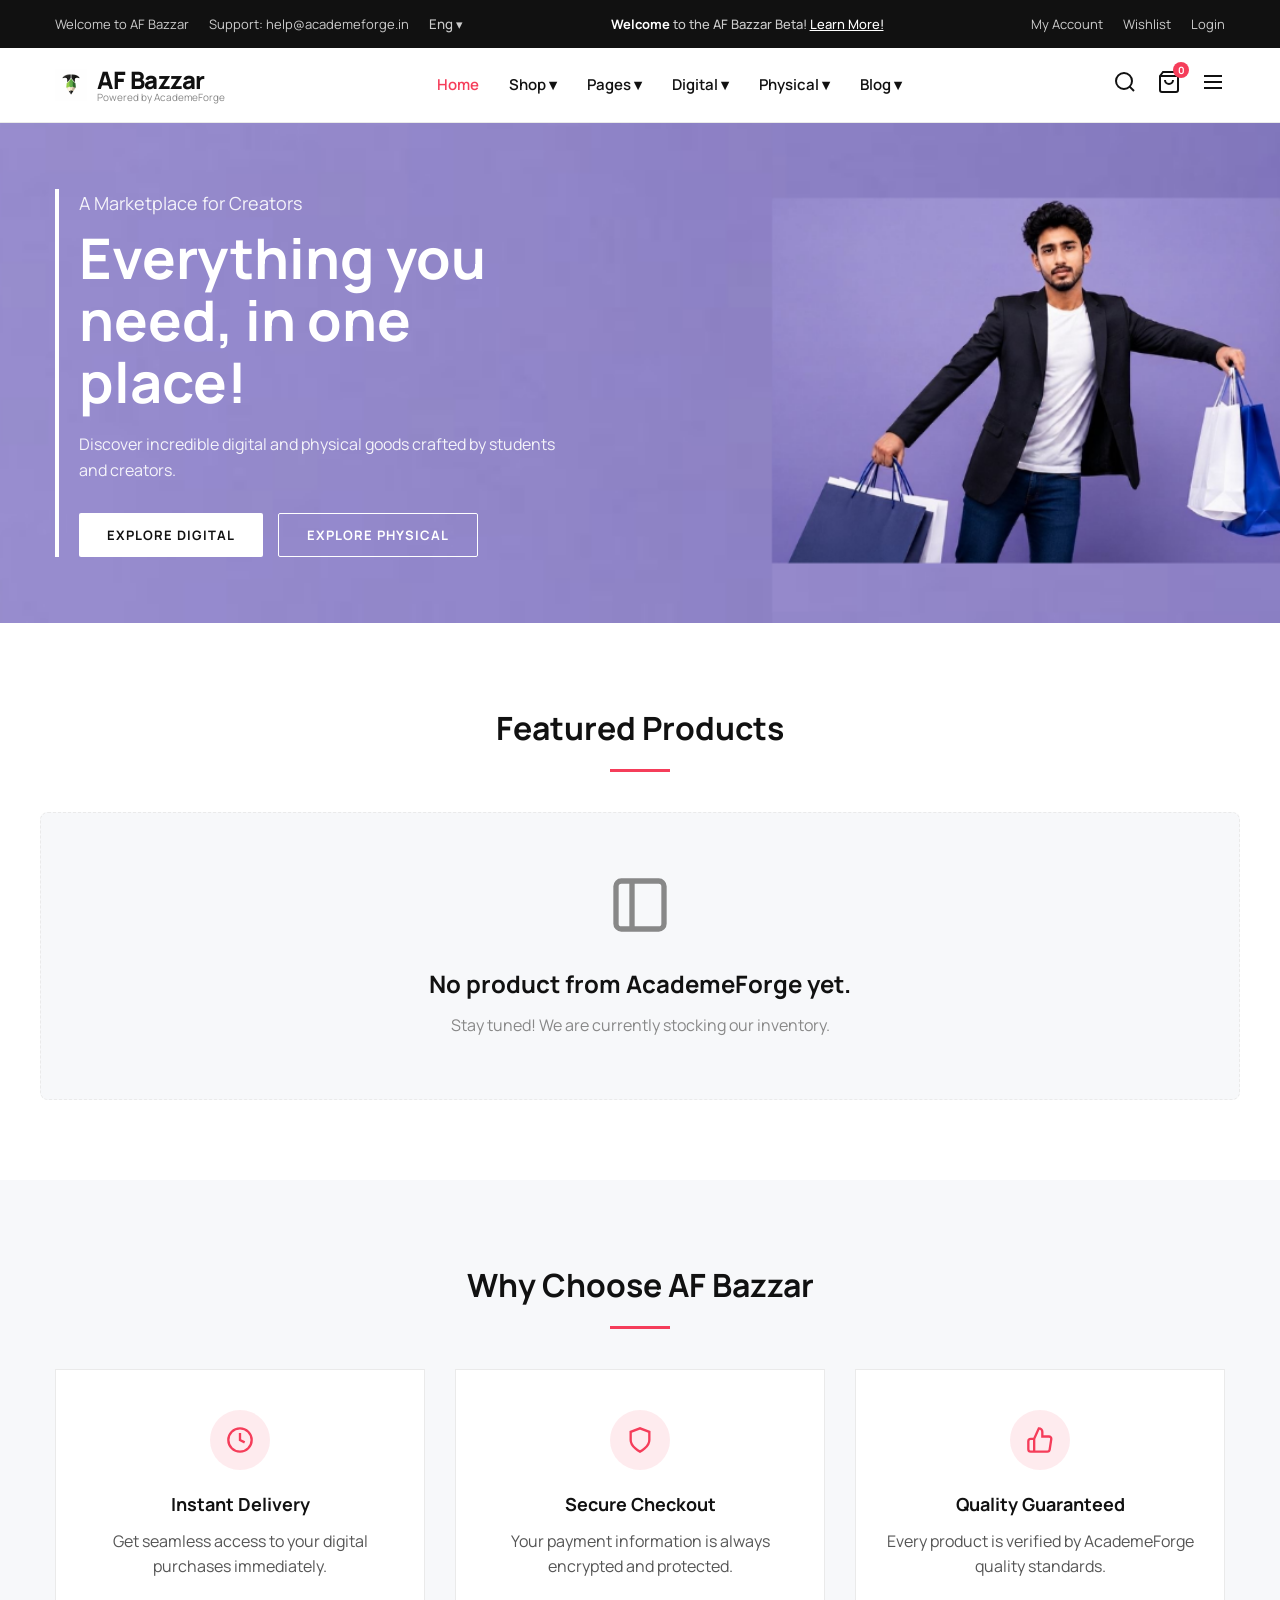
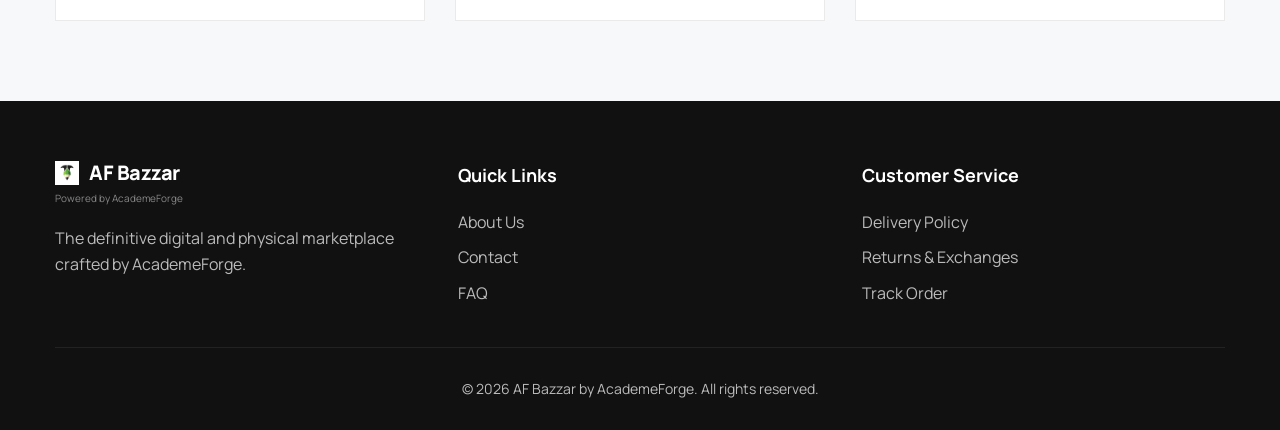
<file: index.html>
<!DOCTYPE html>
<html lang="en">
<head>

  <meta charset="UTF-8" />
  <meta name="viewport" content="width=device-width, initial-scale=1, viewport-fit=cover" />
  <meta name="theme-color" content="#080b09" />
  <meta
    name="description"
    content="AF Bazzar, a marketplace by AcademeForge, is being forged for students, creators, educators and developers. Launching soon."
  />
  <meta
    name="keywords"
    content="AF Bazzar, AcademeForge marketplace, student marketplace, creators, educators, developers, academeforge bazzar"
  />
  <meta name="author" content="AcademeForge" />
  <meta name="robots" content="index, follow" />
  <meta name="googlebot" content="index, follow" />
  <link rel="canonical" href="https://bazzar.academeforge.in/" />
 
  <title>AF Bazzar — Coming Soon | AcademeForge</title>
 
  <!-- hreflang -->
  <link rel="alternate" hreflang="en" href="https://bazzar.academeforge.in/" />
  <link rel="alternate" hreflang="x-default" href="https://bazzar.academeforge.in/" />
 
  <!-- Open Graph -->
  <meta property="og:type" content="website" />
  <meta property="og:site_name" content="AF Bazzar — AcademeForge" />
  <meta property="og:title" content="AF Bazzar — Coming Soon | AcademeForge" />
  <meta property="og:description" content="AF Bazzar, a marketplace by AcademeForge, is being forged for students, creators, educators and developers. Launching soon." />
  <meta property="og:url" content="https://bazzar.academeforge.in/" />
  <meta property="og:image" content="https://academeforge.in/IMG/og-bazzar.webp" />
  <meta property="og:image:type" content="image/webp" />
  <meta property="og:image:width" content="1200" />
  <meta property="og:image:height" content="630" />
  <meta property="og:image:alt" content="AF Bazzar by AcademeForge — Student Marketplace" />
  <meta property="og:locale" content="en_US" />
  <meta property="og:locale:alternate" content="en_IN" />
 
  <!-- Twitter Card -->
  <meta name="twitter:card" content="summary_large_image" />
  <meta name="twitter:site" content="@AcademeForge" />
  <meta name="twitter:title" content="AF Bazzar — Coming Soon | AcademeForge" />
  <meta name="twitter:description" content="AF Bazzar, a marketplace by AcademeForge, is being forged for students, creators, educators and developers." />
  <meta name="twitter:image" content="https://academeforge.in/IMG/og-bazzar.webp" />
  <meta name="twitter:image:alt" content="AF Bazzar by AcademeForge" />
 
  <!-- PWA -->
  <link rel="manifest" href="manifest.json" />
  <meta name="mobile-web-app-capable" content="yes" />
  <meta name="apple-mobile-web-app-capable" content="yes" />
  <meta name="apple-mobile-web-app-status-bar-style" content="black-translucent" />
  <meta name="apple-mobile-web-app-title" content="AF Bazzar" />
  <link rel="apple-touch-icon" href="https://academeforge.in/IMG/logo.png" />
  <meta name="msapplication-TileColor" content="#080b09" />
  <meta name="msapplication-TileImage" content="https://academeforge.in/IMG/logo.png" />
  <meta name="application-name" content="AF Bazzar" />
  <link rel="icon" type="image/png" href="https://academeforge.in/IMG/logo.png" />
 
  <!-- Dublin Core -->
  <meta name="DC.title" content="AF Bazzar — AcademeForge Marketplace" />
  <meta name="DC.creator" content="AcademeForge" />
  <meta name="DC.description" content="A next-generation marketplace for students, creators, educators, and developers." />
  <meta name="DC.publisher" content="AcademeForge" />
  <meta name="geo.region" content="US, GB, IN" />
  <meta name="geo.placename" content="Global" />
  <meta name="distribution" content="global" />
  <meta name="coverage" content="Worldwide, US, UK, India" />
 
  <!-- Fonts -->
  <link rel="preconnect" href="https://fonts.googleapis.com" />
  <link rel="preconnect" href="https://fonts.gstatic.com" crossorigin />
  <link href="https://fonts.googleapis.com/css2?family=Fraunces:opsz,wght@9..144,300;9..144,400;9..144,500;9..144,600;9..144,700&family=Manrope:wght@300;400;500;600;700;800&family=JetBrains+Mono:wght@400;500&display=swap" rel="stylesheet">
  <link
    href="https://fonts.googleapis.com/css2?family=Inter:wght@400;500;600;700&family=Space+Grotesk:wght@400;500;600;700&family=Space+Mono:wght@400;700&display=swap"
    rel="stylesheet"
  />
 
  <!-- ===== STRUCTURED DATA ===== -->
 
  <!-- WebSite schema with SearchAction -->
  <script type="application/ld+json">
  {
    "@context": "https://schema.org",
    "@type": "WebSite",
    "name": "AF Bazzar — AcademeForge",
    "url": "https://bazzar.academeforge.in/",
    "potentialAction": {
      "@type": "SearchAction",
      "target": "https://bazzar.academeforge.in/?q={search_term_string}",
      "query-input": "required name={search_term_string}"
    }
  }
  </script>
 
  <!-- WebPage schema -->
  <script type="application/ld+json">
  {
    "@context": "https://schema.org",
    "@type": "WebPage",
    "name": "AF Bazzar — Coming Soon | AcademeForge",
    "url": "https://bazzar.academeforge.in/",
    "description": "AF Bazzar, a marketplace by AcademeForge, is being forged for students, creators, educators and developers.",
    "inLanguage": "en",
    "isPartOf": {
      "@type": "WebSite",
      "name": "AcademeForge",
      "url": "https://academeforge.in/"
    },
    "publisher": {
      "@type": "Organization",
      "name": "AcademeForge",
      "url": "https://academeforge.in/"
    },
    "breadcrumb": {
      "@type": "BreadcrumbList",
      "itemListElement": [
        {"@type": "ListItem", "position": 1, "name": "AcademeForge", "item": "https://academeforge.in/"},
        {"@type": "ListItem", "position": 2, "name": "AF Bazzar", "item": "https://bazzar.academeforge.in/"}
      ]
    }
  }
  </script>
 
  <!-- FAQPage schema for rich results -->
  <script type="application/ld+json">
  {
    "@context": "https://schema.org",
    "@type": "FAQPage",
    "mainEntity": [
      {
        "@type": "Question",
        "name": "What is AF Bazzar?",
        "acceptedAnswer": {
          "@type": "Answer",
          "text": "AF Bazzar is an upcoming marketplace by AcademeForge designed for students, creators, educators, and developers to share and discover resources."
        }
      },
      {
        "@type": "Question",
        "name": "Who made AF Bazzar?",
        "acceptedAnswer": {
          "@type": "Answer",
          "text": "AF Bazzar is developed and maintained by AcademeForge, a global student learning technology platform."
        }
      }
    ]
  }
  </script>

  <link rel="stylesheet" href="style.css">
  <script src="lang.js" defer></script>
  <script src="script.js" defer></script>
</head>
<body>

  <!-- TOP BAR -->
  <div class="top-bar">
    <div class="container">
      <div class="top-left">
        <span data-i18n="welcome_msg">Welcome to AF Bazzar</span>
        <span data-i18n="support_msg">Support: help@academeforge.in</span>
        <div class="lang-selector" style="position:relative; display:inline-block;">
           <button class="lang-switcher" style="color:inherit" id="current-lang-text">Eng ▾</button>
           <div class="lang-dropdown">
              <a href="#" class="lang-option" data-lang="en">English</a>
              <a href="#" class="lang-option" data-lang="hi">हिंदी</a>
           </div>
        </div>
      </div>
      <div class="top-center">
        <strong data-i18n="promo_welcome">Welcome</strong> <span data-i18n="promo_beta">to the AF Bazzar Beta!</span> <a href="#" class="not-ready-btn" style="color:white;text-decoration:underline;" data-i18n="promo_link">Learn More!</a>
      </div>
      <div class="top-right">
        <a href="#" class="not-ready-btn" data-i18n="my_account">My Account</a>
        <a href="#" class="not-ready-btn" data-i18n="wishlist">Wishlist</a>
        <a href="#" class="not-ready-btn" data-i18n="login">Login</a>
      </div>
    </div>
  </div>

  <!-- HEADER NAV -->
  <header class="header">
    <div class="container">
      <a href="https://academeforge.in/" class="brand-link" style="text-decoration: none;">
        <div class="brand">
          <img src="IMG/logo.png" alt="AF Bazzar Logo">
          <div style="display:flex; flex-direction:column;">
            <div class="brand-name">AF Bazzar</div>
            <span style="font-size: 10px; color: var(--text-light); line-height: 1;" data-i18n="powered_by">Powered by AcademeForge</span>
          </div>
        </div>
      </a>
      <nav class="nav-links">
        <a href="#" class="active" data-i18n="nav_home">Home</a>
        <a href="#" class="not-ready-btn" data-i18n="nav_shop">Shop ▾</a>
        <a href="#" class="not-ready-btn" data-i18n="nav_pages">Pages ▾</a>
        <a href="#" class="not-ready-btn" data-i18n="nav_digital">Digital ▾</a>
        <a href="#" class="not-ready-btn" data-i18n="nav_physical">Physical ▾</a>
        <a href="#" class="not-ready-btn" data-i18n="nav_blog">Blog ▾</a>
      </nav>
      <div class="header-icons">
        <button class="not-ready-btn">
          <svg width="24" height="24" viewBox="0 0 24 24" fill="none" stroke="currentColor" stroke-width="2"><circle cx="11" cy="11" r="8"></circle><line x1="21" y1="21" x2="16.65" y2="16.65"></line></svg>
        </button>
        <button class="not-ready-btn cart-btn">
          <svg width="24" height="24" viewBox="0 0 24 24" fill="none" stroke="currentColor" stroke-width="2"><path d="M6 2L3 6v14a2 2 0 0 0 2 2h14a2 2 0 0 0 2-2V6l-3-4z"></path><line x1="3" y1="6" x2="21" y2="6"></line><path d="M16 10a4 4 0 0 1-8 0"></path></svg>
          <span class="badge">0</span>
        </button>
        <button class="not-ready-btn">
          <svg width="24" height="24" viewBox="0 0 24 24" fill="none" stroke="currentColor" stroke-width="2"><line x1="3" y1="12" x2="21" y2="12"></line><line x1="3" y1="6" x2="21" y2="6"></line><line x1="3" y1="18" x2="21" y2="18"></line></svg>
        </button>
      </div>
    </div>
  </header>

  <!-- HERO BANNER -->
  <section class="hero">
    <div class="hero-bg"></div>
    <div class="container">
      <div class="hero-content">
        <div class="subtitle" data-i18n="hero_subtitle">A Marketplace for Creators</div>
        <h1 data-i18n="hero_title">Everything you need, in one place!</h1>
        <p data-i18n="hero_desc">Discover incredible digital and physical goods crafted by students and creators.</p>
        <div class="hero-actions">
          <button class="btn not-ready-btn" style="background:var(--white); color:var(--dark);" data-i18n="btn_explore_digital">Explore Digital</button>
          <button class="btn btn-white-outline not-ready-btn" data-i18n="btn_explore_physical">Explore Physical</button>
        </div>
      </div>
    </div>
  </section>

  <!-- PRODUCTS SECTION -->
  <section class="section container">
    <div class="section-header">
      <h2 data-i18n="feat_prod_title">Featured Products</h2>
      <div class="line"></div>
    </div>
    <div class="empty-state">
      <svg viewBox="0 0 24 24" fill="none" stroke="currentColor" stroke-width="2"><rect x="3" y="3" width="18" height="18" rx="2" ry="2"></rect><line x1="9" y1="3" x2="9" y2="21"></line></svg>
      <h3 data-i18n="empty_state_title">No product from AcademeForge yet.</h3>
      <p data-i18n="empty_state_desc">Stay tuned! We are currently stocking our inventory.</p>
    </div>
  </section>

  <!-- FEATURES SECTION -->
  <section class="section" style="background: var(--bg-light);">
    <div class="container">
      <div class="section-header">
        <h2 data-i18n="why_choose_title">Why Choose AF Bazzar</h2>
        <div class="line"></div>
      </div>
      <div class="features-grid">
        <div class="feature-card">
          <div class="feature-icon">
             <svg viewBox="0 0 24 24" fill="none" stroke="currentColor" stroke-width="2"><circle cx="12" cy="12" r="10"></circle><polyline points="12 6 12 12 16 14"></polyline></svg>
          </div>
          <h3 data-i18n="feat_1_title">Instant Delivery</h3>
          <p data-i18n="feat_1_desc">Get seamless access to your digital purchases immediately.</p>
        </div>
        <div class="feature-card">
          <div class="feature-icon">
            <svg viewBox="0 0 24 24" fill="none" stroke="currentColor" stroke-width="2"><path d="M12 22s8-4 8-10V5l-8-3-8 3v7c0 6 8 10 8 10z"></path></svg>
          </div>
          <h3 data-i18n="feat_2_title">Secure Checkout</h3>
          <p data-i18n="feat_2_desc">Your payment information is always encrypted and protected.</p>
        </div>
        <div class="feature-card">
          <div class="feature-icon">
            <svg viewBox="0 0 24 24" fill="none" stroke="currentColor" stroke-width="2"><path d="M14 9V5a3 3 0 0 0-3-3l-4 9v11h11.28a2 2 0 0 0 2-1.7l1.38-9a2 2 0 0 0-2-2.3zM7 22H4a2 2 0 0 1-2-2v-7a2 2 0 0 1 2-2h3"></path></svg>
          </div>
          <h3 data-i18n="feat_3_title">Quality Guaranteed</h3>
          <p data-i18n="feat_3_desc">Every product is verified by AcademeForge quality standards.</p>
        </div>
      </div>
    </div>
  </section>

  <!-- FOOTER -->
  <footer>
    <div class="container">
      <div class="footer-grid">
        <div class="footer-col">
          <a href="https://academeforge.in/" style="text-decoration: none;">
            <div class="brand" style="margin-bottom: 5px;">
              <img src="IMG/logo.png" alt="AF Bazzar Logo" style="width:24px;height:24px;">
              <div class="brand-name" style="color:var(--white);font-size:20px;">AF Bazzar</div>
            </div>
            <div style="font-size: 10px; color: #888; margin-bottom: 20px;" data-i18n="powered_by">Powered by AcademeForge</div>
          </a>
          <p data-i18n="footer_desc">The definitive digital and physical marketplace crafted by AcademeForge.</p>
        </div>
        <div class="footer-col">
          <h4 data-i18n="quick_links">Quick Links</h4>
          <ul>
            <li><a href="https://academeforge.in/about/how-its-going/index.html" data-i18n="about_us">About Us</a></li>
            <li><a href="https://academeforge.in/contact/help/index.html" data-i18n="contact">Contact</a></li>
            <li><a href="https://academeforge.in/faq/index.html" data-i18n="faq">FAQ</a></li>
          </ul>
        </div>
        <div class="footer-col">
          <h4 data-i18n="customer_service">Customer Service</h4>
          <ul>
            <li><a href="delivery-policy.html" data-i18n="delivery_policy">Delivery Policy</a></li>
            <li><a href="delivery-policy.html" data-i18n="returns_exchanges">Returns & Exchanges</a></li>
            <li><a href="#" class="not-ready-btn" data-i18n="track_order">Track Order</a></li>
          </ul>
        </div>
      </div>
      <div class="footer-bottom" data-i18n="copyright">
        &copy; 2026 AF Bazzar by AcademeForge. All rights reserved.
      </div>
    </div>
  </footer>

  <!-- UNIVERSAL MODAL -->
  <div class="modal-overlay" id="cookingModal">
    <div class="modal-content">
      <div class="modal-icon">
        <svg viewBox="0 0 24 24" fill="none" stroke="currentColor" stroke-width="2"><path d="M18 8h1a4 4 0 0 1 0 8h-1"></path><path d="M2 8h16v9a4 4 0 0 1-4 4H6a4 4 0 0 1-4-4V8z"></path><line x1="6" y1="1" x2="6" y2="4"></line><line x1="10" y1="1" x2="10" y2="4"></line><line x1="14" y1="1" x2="14" y2="4"></line></svg>
      </div>
      <h3 data-i18n="modal_title">We're still cooking!</h3>
      <p data-i18n="modal_desc">We are still cooking for you, stay tuned.</p>
      <button class="btn-red" id="closeModalBtn" data-i18n="modal_ok">OK</button>
    </div>
  </div>

</body>
</html>
</file>
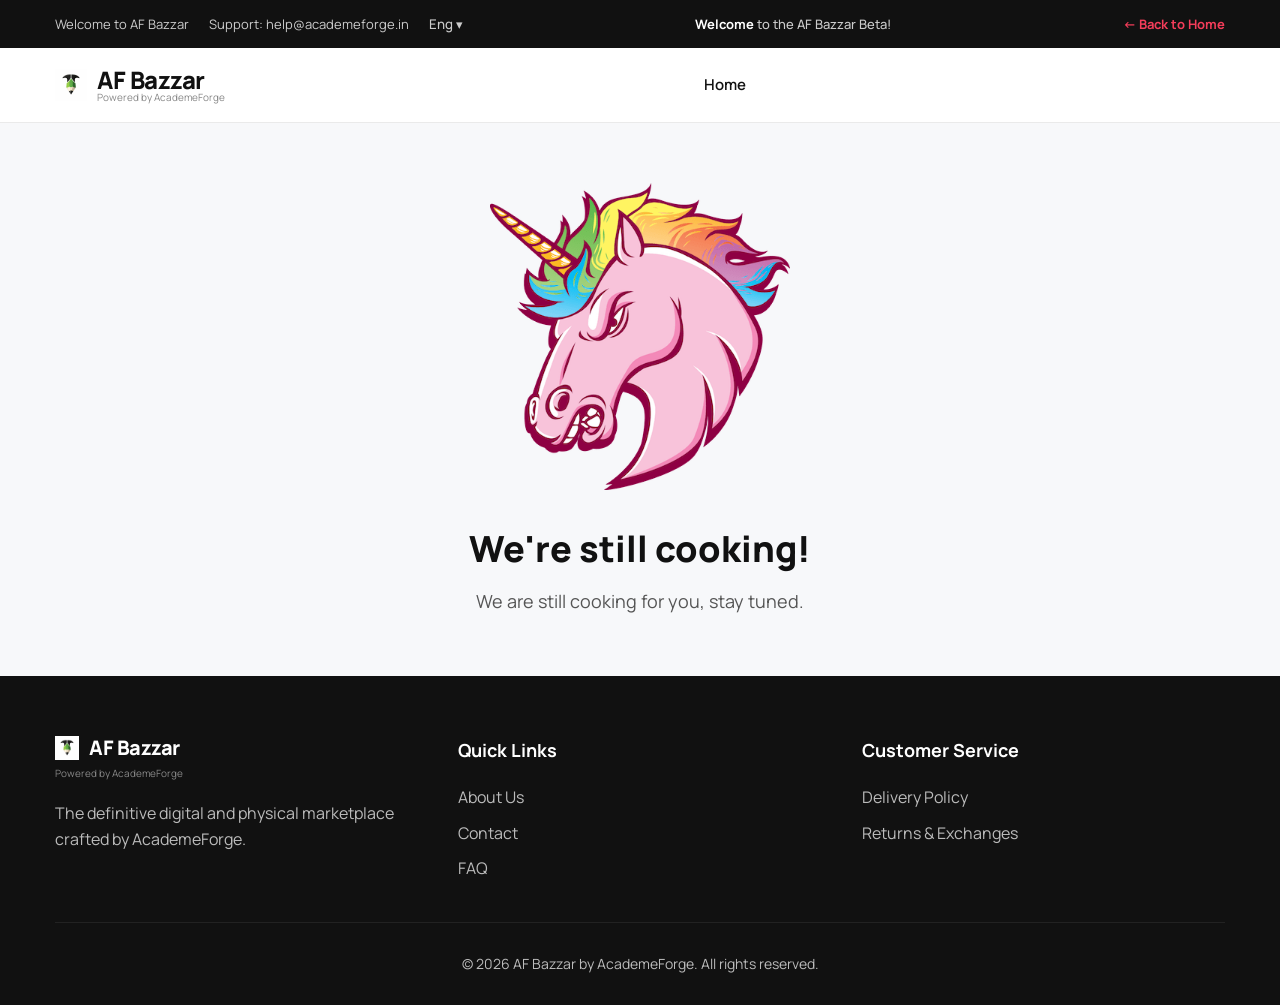
<file: coming-soon.html>
<!DOCTYPE html>
<html lang="en">
<head>
  <meta charset="UTF-8" />
  <meta name="viewport" content="width=device-width, initial-scale=1, viewport-fit=cover" />
  <meta name="theme-color" content="#080b09" />
  <meta
    name="description"
    content="AF Bazzar, a marketplace by AcademeForge, is being forged for students, creators, educators and developers. Launching soon."
  />
  <meta name="author" content="AcademeForge" />
  <meta name="robots" content="index, follow" />
  <meta name="googlebot" content="index, follow" />
  <link rel="canonical" href="https://bazzar.academeforge.in/" />
 
  <title>AF Bazzar — Coming Soon | AcademeForge</title>

  <!-- Fonts -->
  <link rel="preconnect" href="https://fonts.googleapis.com" />
  <link rel="preconnect" href="https://fonts.gstatic.com" crossorigin />
  <link href="https://fonts.googleapis.com/css2?family=Fraunces:opsz,wght@9..144,300;9..144,400;9..144,500;9..144,600;9..144,700&family=Manrope:wght@300;400;500;600;700;800&family=JetBrains+Mono:wght@400;500&display=swap" rel="stylesheet">
  <link
    href="https://fonts.googleapis.com/css2?family=Inter:wght@400;500;600;700&family=Space+Grotesk:wght@400;500;600;700&family=Space+Mono:wght@400;700&display=swap"
    rel="stylesheet"
  />

  <link rel="stylesheet" href="style.css">
  <script src="lang.js" defer></script>
  <script src="script.js" defer></script>
  <style>
    .coming-soon-container {
      display: flex;
      flex-direction: column;
      align-items: center;
      justify-content: center;
      min-height: 60vh;
      text-align: center;
      padding: 60px 20px;
      background: var(--bg-light);
    }
    .coming-soon-container img {
      max-width: 300px;
      margin-bottom: 30px;
      animation: float 4s ease-in-out infinite;
    }
    @keyframes float {
      0% { transform: translateY(0px); }
      50% { transform: translateY(-15px); }
      100% { transform: translateY(0px); }
    }
    .coming-soon-container h1 {
      font-size: 36px;
      color: var(--dark);
      margin-bottom: 10px;
      font-weight: 800;
    }
    .coming-soon-container p {
      font-size: 18px;
      color: var(--text-main);
      max-width: 500px;
    }
  </style>
</head>
<body>

  <!-- TOP BAR -->
  <div class="top-bar">
    <div class="container">
      <div class="top-left">
        <span data-i18n="welcome_msg">Welcome to AF Bazzar</span>
        <span data-i18n="support_msg">Support: help@academeforge.in</span>
        <div class="lang-selector" style="position:relative; display:inline-block;">
           <button class="lang-switcher" style="color:inherit" id="current-lang-text">Eng ▾</button>
           <div class="lang-dropdown">
              <a href="#" class="lang-option" data-lang="en">English</a>
              <a href="#" class="lang-option" data-lang="hi">हिंदी</a>
           </div>
        </div>
      </div>
      <div class="top-center">
        <strong data-i18n="promo_welcome">Welcome</strong> <span data-i18n="promo_beta">to the AF Bazzar Beta!</span>
      </div>
      <div class="top-right">
        <a href="index.html" style="color:var(--primary); font-weight:bold;">← Back to Home</a>
      </div>
    </div>
  </div>

  <!-- HEADER NAV -->
  <header class="header">
    <div class="container">
      <a href="https://academeforge.in/" class="brand-link" style="text-decoration: none;">
        <div class="brand">
          <img src="IMG/logo.png" alt="AF Bazzar Logo">
          <div style="display:flex; flex-direction:column;">
            <div class="brand-name">AF Bazzar</div>
            <span style="font-size: 10px; color: var(--text-light); line-height: 1;" data-i18n="powered_by">Powered by AcademeForge</span>
          </div>
        </div>
      </a>
      <nav class="nav-links">
        <a href="index.html" data-i18n="nav_home">Home</a>
      </nav>
      <div class="header-icons"></div>
    </div>
  </header>

  <!-- COMING SOON CONTENT -->
  <main class="coming-soon-container">
    <img src="IMG/download.png" alt="Unicorn Mascot">
    <h1 data-i18n="modal_title">We're still cooking!</h1>
    <p data-i18n="modal_desc">We are still cooking for you, stay tuned for updates.</p>
  </main>

  <!-- FOOTER -->
  <footer>
    <div class="container">
      <div class="footer-grid">
        <div class="footer-col">
          <a href="https://academeforge.in/" style="text-decoration: none;">
            <div class="brand" style="margin-bottom: 5px;">
              <img src="IMG/logo.png" alt="AF Bazzar Logo" style="width:24px;height:24px;">
              <div class="brand-name" style="color:var(--white);font-size:20px;">AF Bazzar</div>
            </div>
            <div style="font-size: 10px; color: #888; margin-bottom: 20px;" data-i18n="powered_by">Powered by AcademeForge</div>
          </a>
          <p data-i18n="footer_desc">The definitive digital and physical marketplace crafted by AcademeForge.</p>
        </div>
        <div class="footer-col">
          <h4 data-i18n="quick_links">Quick Links</h4>
          <ul>
            <li><a href="https://academeforge.in/about/how-its-going/index.html" data-i18n="about_us">About Us</a></li>
            <li><a href="https://academeforge.in/contact/help/index.html" data-i18n="contact">Contact</a></li>
            <li><a href="https://academeforge.in/faq/index.html" data-i18n="faq">FAQ</a></li>
          </ul>
        </div>
        <div class="footer-col">
          <h4 data-i18n="customer_service">Customer Service</h4>
          <ul>
            <li><a href="delivery-policy.html" data-i18n="delivery_policy">Delivery Policy</a></li>
            <li><a href="delivery-policy.html" data-i18n="returns_exchanges">Returns & Exchanges</a></li>
          </ul>
        </div>
      </div>
      <div class="footer-bottom" data-i18n="copyright">
        &copy; 2026 AF Bazzar by AcademeForge. All rights reserved.
      </div>
    </div>
  </footer>

</body>
</html>
</file>
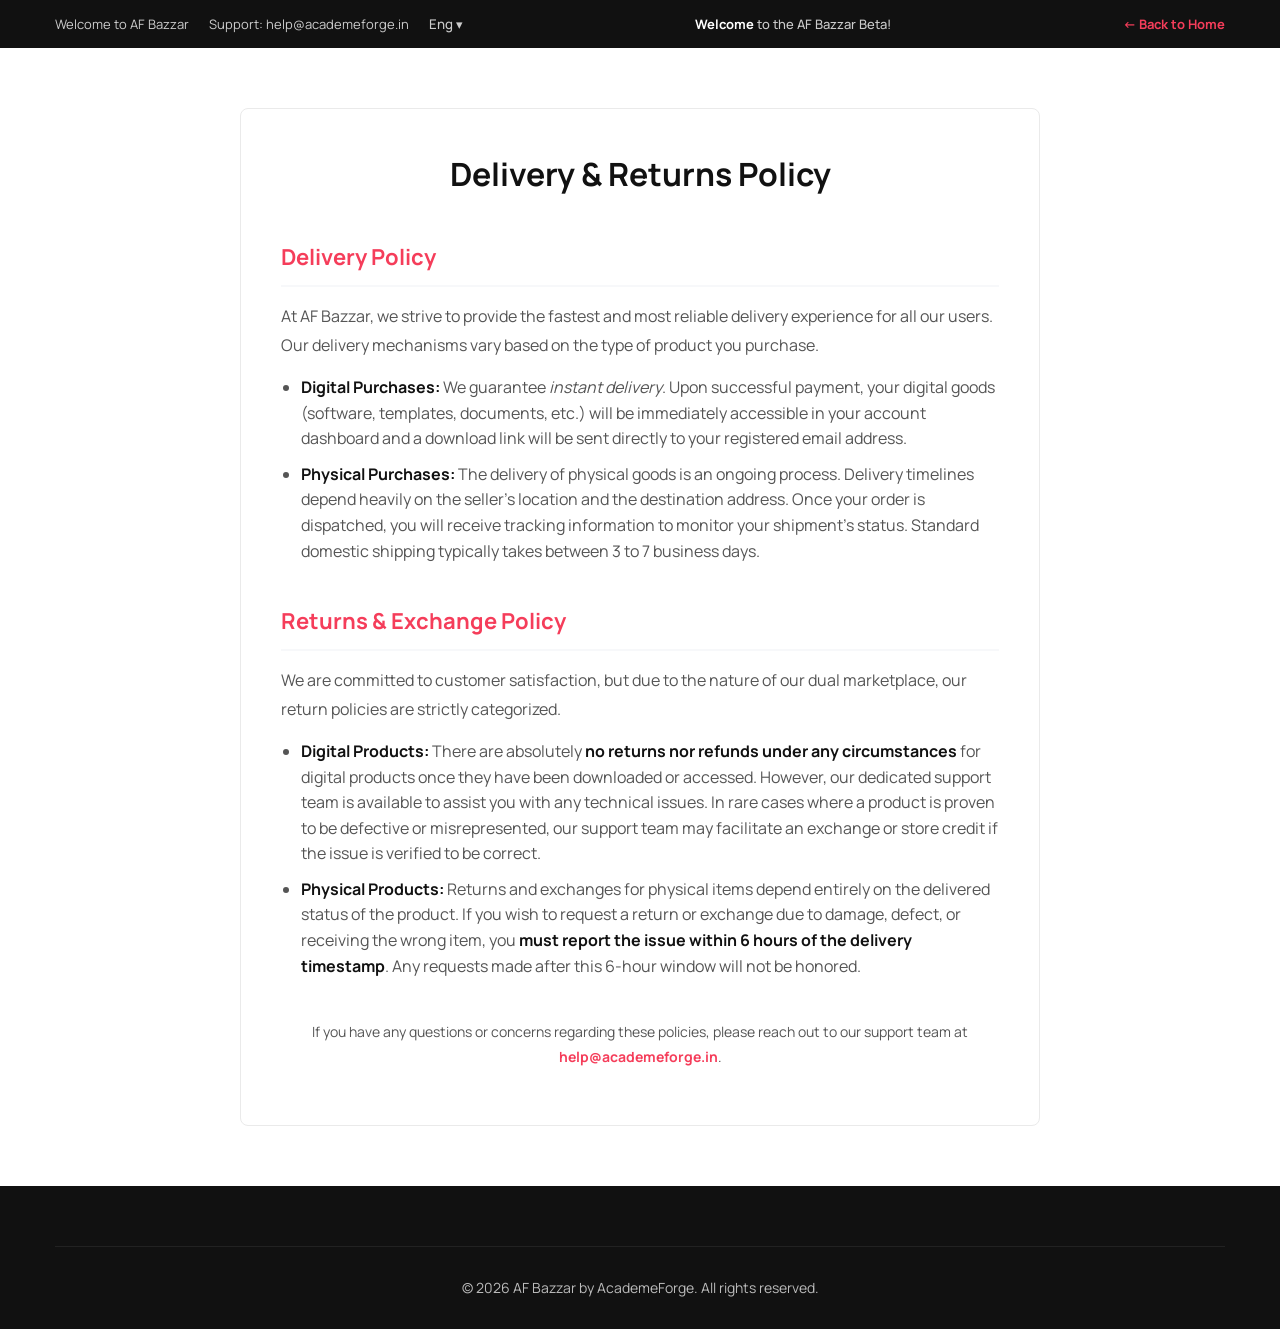
<file: delivery-policy.html>
<!DOCTYPE html>
<html lang="en">
<head>
  <meta charset="UTF-8" />
  <meta name="viewport" content="width=device-width, initial-scale=1, viewport-fit=cover" />
  <title>AF Bazzar | Delivery & Returns Policy</title>
  <link rel="stylesheet" href="style.css">
  <script src="lang.js" defer></script>
  <script src="script.js" defer></script>
  <style>
    .policy-container {
      max-width: 800px;
      margin: 60px auto;
      padding: 40px;
      background: var(--white);
      border: 1px solid var(--border);
      border-radius: 8px;
    }
    .policy-container h1 {
      font-size: 32px;
      margin-bottom: 20px;
      color: var(--dark);
      text-align: center;
    }
    .policy-container h2 {
      font-size: 22px;
      margin-top: 40px;
      margin-bottom: 15px;
      color: var(--primary);
      border-bottom: 2px solid var(--bg-light);
      padding-bottom: 10px;
    }
    .policy-container p {
      margin-bottom: 15px;
      line-height: 1.8;
      color: var(--text-main);
    }
    .policy-container ul {
      margin-bottom: 20px;
      padding-left: 20px;
      list-style-type: disc;
    }
    .policy-container li {
      margin-bottom: 10px;
      color: var(--text-main);
    }
    .policy-container strong {
      color: var(--dark);
    }
  </style>
</head>
<body>

  <!-- TOP BAR -->
  <div class="top-bar">
    <div class="container">
      <div class="top-left">
        <span data-i18n="welcome_msg">Welcome to AF Bazzar</span>
        <span data-i18n="support_msg">Support: help@academeforge.in</span>
        <div class="lang-selector" style="position:relative; display:inline-block;">
           <button class="lang-switcher" style="color:inherit" id="current-lang-text">Eng ▾</button>
           <div class="lang-dropdown">
              <a href="#" class="lang-option" data-lang="en">English</a>
              <a href="#" class="lang-option" data-lang="hi">हिंदी</a>
           </div>
        </div>
      </div>
      <div class="top-center">
        <strong data-i18n="promo_welcome">Welcome</strong> <span data-i18n="promo_beta">to the AF Bazzar Beta!</span>
      </div>
      <div class="top-right">
        <a href="index.html" style="color:var(--primary); font-weight:bold;">← Back to Home</a>
      </div>
    </div>
  </div>

  <main class="container">
    <div class="policy-container">
      <h1>Delivery & Returns Policy</h1>

      <h2>Delivery Policy</h2>
      <p>At AF Bazzar, we strive to provide the fastest and most reliable delivery experience for all our users. Our delivery mechanisms vary based on the type of product you purchase.</p>
      
      <ul>
        <li><strong>Digital Purchases:</strong> We guarantee <em>instant delivery</em>. Upon successful payment, your digital goods (software, templates, documents, etc.) will be immediately accessible in your account dashboard and a download link will be sent directly to your registered email address.</li>
        <li><strong>Physical Purchases:</strong> The delivery of physical goods is an ongoing process. Delivery timelines depend heavily on the seller's location and the destination address. Once your order is dispatched, you will receive tracking information to monitor your shipment's status. Standard domestic shipping typically takes between 3 to 7 business days.</li>
      </ul>

      <h2>Returns & Exchange Policy</h2>
      <p>We are committed to customer satisfaction, but due to the nature of our dual marketplace, our return policies are strictly categorized.</p>

      <ul>
        <li><strong>Digital Products:</strong> There are absolutely <strong>no returns nor refunds under any circumstances</strong> for digital products once they have been downloaded or accessed. However, our dedicated support team is available to assist you with any technical issues. In rare cases where a product is proven to be defective or misrepresented, our support team may facilitate an exchange or store credit if the issue is verified to be correct.</li>
        <li><strong>Physical Products:</strong> Returns and exchanges for physical items depend entirely on the delivered status of the product. If you wish to request a return or exchange due to damage, defect, or receiving the wrong item, you <strong>must report the issue within 6 hours of the delivery timestamp</strong>. Any requests made after this 6-hour window will not be honored.</li>
      </ul>

      <p style="margin-top:40px; font-size:14px; text-align:center;">
        If you have any questions or concerns regarding these policies, please reach out to our support team at <a href="mailto:help@academeforge.in" style="color:var(--primary); font-weight:bold;">help@academeforge.in</a>.
      </p>
    </div>
  </main>

  <!-- FOOTER -->
  <footer>
    <div class="container">
      <div class="footer-bottom" data-i18n="copyright">
        &copy; 2026 AF Bazzar by AcademeForge. All rights reserved.
      </div>
    </div>
  </footer>

</body>
</html>
</file>
<file: style.css>
@import url('https://fonts.googleapis.com/css2?family=Manrope:wght@300;400;500;600;700;800&display=swap');

/* ============ TOKENS & RESET ============ */
:root {
  --primary: #f53d5a; /* Red/Pink accent like Xton */
  --secondary: #9b8df0; /* Purple for banner, roughly matches ref */
  --dark: #111111;
  --dark-gray: #333333;
  --text-main: #555555;
  --text-light: #888888;
  --bg-light: #f7f8fa;
  --white: #ffffff;
  --border: #eaeaea;
  
  --font-main: "Manrope", sans-serif;
  --ease: cubic-bezier(0.25, 1, 0.5, 1);
}

* { margin: 0; padding: 0; box-sizing: border-box; }
html { scroll-behavior: smooth; }
body {
  font-family: var(--font-main);
  color: var(--text-main);
  background: var(--white);
  line-height: 1.6;
  overflow-x: hidden;
}

ul { list-style: none; }
a { text-decoration: none; color: inherit; transition: color 0.3s var(--ease); }
button { font-family: inherit; cursor: pointer; border: none; background: none; }
img { max-width: 100%; display: block; }

.container {
  max-width: 1200px;
  margin: 0 auto;
  padding: 0 15px;
}

/* ============ TOP BAR ============ */
.top-bar {
  background: var(--dark);
  color: #cccccc;
  font-size: 13px;
  padding: 10px 0;
}
.top-bar .container {
  display: flex;
  justify-content: space-between;
  align-items: center;
  flex-wrap: wrap;
  gap: 15px;
}
.top-left, .top-right {
  display: flex;
  align-items: center;
  gap: 20px;
}
.top-center {
  font-weight: 500;
  text-align: center;
  flex: 1;
}
.top-center strong {
  color: var(--white);
}
.top-right a:hover {
  color: var(--primary);
}

/* LANGUAGE DROPDOWN */
.lang-selector { position: relative; display: inline-block; }
.lang-switcher { color: inherit; padding: 5px 0; font-weight: 500; transition: color 0.3s; }
.lang-switcher:hover { color: var(--primary) !important; }
.lang-dropdown {
  position: absolute;
  top: 100%; left: 0;
  background: var(--white);
  border: 1px solid var(--border);
  border-radius: 4px;
  min-width: 100px;
  box-shadow: 0 5px 15px rgba(0,0,0,0.1);
  display: none;
  z-index: 200;
  flex-direction: column;
}
.lang-dropdown.show { display: flex; }
.lang-option {
  padding: 8px 15px;
  color: var(--dark-gray);
  font-size: 13px;
  border-bottom: 1px solid var(--border);
}
.lang-option:last-child { border-bottom: none; }
.lang-option:hover { background: var(--bg-light); color: var(--primary); }

/* ============ HEADER ============ */
.header {
  background: var(--white);
  border-bottom: 1px solid var(--border);
  padding: 20px 0;
  position: sticky;
  top: 0;
  z-index: 100;
}
.header .container {
  display: flex;
  justify-content: space-between;
  align-items: center;
}
.brand {
  display: flex;
  align-items: center;
  gap: 10px;
}
.brand img {
  width: 32px;
  height: 32px;
  object-fit: contain;
}
.brand-name {
  font-size: 24px;
  font-weight: 800;
  color: var(--dark);
  letter-spacing: -0.5px;
  line-height: 1;
}

.nav-links {
  display: flex;
  gap: 30px;
}
.nav-links a {
  font-size: 15px;
  font-weight: 600;
  color: var(--dark);
  text-transform: capitalize;
}
.nav-links a:hover, .nav-links a.active {
  color: var(--primary);
}

.header-icons {
  display: flex;
  align-items: center;
  gap: 20px;
  color: var(--dark);
}
.header-icons button {
  font-size: 20px;
  position: relative;
  color: var(--dark);
  transition: color 0.3s ease;
}
.header-icons button:hover {
  color: var(--primary);
}
.cart-btn .badge {
  position: absolute;
  top: -8px;
  right: -8px;
  background: var(--primary);
  color: var(--white);
  font-size: 10px;
  font-weight: 700;
  width: 16px; height: 16px;
  border-radius: 50%;
  display: flex; align-items: center; justify-content: center;
}

/* ============ HERO BANNER ============ */
.hero {
  background-color: var(--secondary);
  position: relative;
  overflow: hidden;
}
.hero-bg {
  position: absolute;
  top: 0; right: 0; bottom: 0; left: 0;
  background-image: url('IMG/banner6.png');
  background-size: cover;
  background-position: center right;
  background-repeat: no-repeat;
  z-index: 1;
}
.hero .container {
  position: relative;
  z-index: 2;
  min-height: 500px;
  display: flex;
  align-items: center;
  padding: 60px 15px;
}
.hero-content {
  max-width: 500px;
  color: var(--white);
  padding-left: 20px;
  border-left: 4px solid var(--white);
}
.hero-content .subtitle {
  font-size: 18px;
  font-weight: 400;
  margin-bottom: 10px;
  opacity: 0.9;
}
.hero-content h1 {
  font-size: clamp(40px, 5vw, 56px);
  font-weight: 700;
  line-height: 1.1;
  margin-bottom: 20px;
}
.hero-content p {
  font-size: 16px;
  margin-bottom: 30px;
  opacity: 0.9;
  line-height: 1.6;
}
.hero-actions {
  display: flex;
  gap: 15px;
}
.btn {
  display: inline-block;
  padding: 12px 28px;
  font-size: 13px;
  font-weight: 700;
  text-transform: uppercase;
  letter-spacing: 1px;
  border-radius: 2px;
  transition: all 0.3s var(--ease);
}
.btn-white-outline {
  background: transparent;
  color: var(--white);
  border: 1px solid var(--white);
}
.btn-white-outline:hover {
  background: var(--white);
  color: var(--secondary);
}

/* ============ PRODUCTS SECTION (EMPTY STATE) ============ */
.section {
  padding: 80px 0;
}
.section-header {
  text-align: center;
  margin-bottom: 40px;
}
.section-header h2 {
  font-size: 32px;
  font-weight: 700;
  color: var(--dark);
  margin-bottom: 15px;
}
.section-header .line {
  width: 60px; height: 3px; background: var(--primary);
  margin: 0 auto;
}

.empty-state {
  text-align: center;
  padding: 60px 20px;
  background: var(--bg-light);
  border-radius: 8px;
  border: 1px dashed var(--border);
}
.empty-state svg {
  width: 64px; height: 64px; color: var(--text-light);
  margin-bottom: 20px;
}
.empty-state h3 {
  font-size: 24px; color: var(--dark); margin-bottom: 10px;
}
.empty-state p {
  color: var(--text-light);
}

/* ============ TIMELINE & FEATURES (UPGRADED) ============ */
.features-grid {
  display: grid;
  grid-template-columns: repeat(auto-fit, minmax(250px, 1fr));
  gap: 30px;
}
.feature-card {
  text-align: center;
  padding: 40px 20px;
  background: var(--white);
  border: 1px solid var(--border);
  transition: box-shadow 0.3s var(--ease), transform 0.3s var(--ease);
}
.feature-card:hover {
  box-shadow: 0 10px 30px rgba(0,0,0,0.05);
  transform: translateY(-5px);
}
.feature-icon {
  width: 60px; height: 60px;
  background: rgba(245, 61, 90, 0.1);
  color: var(--primary);
  border-radius: 50%;
  display: flex; align-items: center; justify-content: center;
  margin: 0 auto 20px;
}
.feature-icon svg { width: 28px; height: 28px; }
.feature-card h3 { font-size: 18px; color: var(--dark); margin-bottom: 10px; }

/* ============ FOOTER ============ */
footer {
  background: var(--dark);
  color: #bbbbbb;
  padding: 60px 0 30px;
}
.footer-grid {
  display: grid;
  grid-template-columns: repeat(auto-fit, minmax(200px, 1fr));
  gap: 40px;
  margin-bottom: 40px;
}
.footer-col h4 {
  color: var(--white);
  font-size: 18px;
  margin-bottom: 20px;
}
.footer-col ul { display: flex; flex-direction: column; gap: 10px; }
.footer-col ul a:hover { color: var(--primary); }

.footer-bottom {
  text-align: center;
  padding-top: 30px;
  border-top: 1px solid #222222;
  font-size: 14px;
}

/* ============ UNIVERSAL MODAL ============ */
.modal-overlay {
  position: fixed;
  top: 0; left: 0; right: 0; bottom: 0;
  background: rgba(0, 0, 0, 0.6);
  z-index: 9999;
  display: flex;
  align-items: center;
  justify-content: center;
  opacity: 0;
  pointer-events: none;
  transition: opacity 0.3s var(--ease);
}
.modal-overlay.active {
  opacity: 1;
  pointer-events: auto;
}
.modal-content {
  background: var(--white);
  padding: 40px;
  border-radius: 4px;
  text-align: center;
  max-width: 400px;
  width: 90%;
  transform: translateY(20px);
  transition: transform 0.3s var(--ease);
  box-shadow: 0 15px 40px rgba(0,0,0,0.2);
}
.modal-overlay.active .modal-content {
  transform: translateY(0);
}
.modal-icon {
  width: 60px; height: 60px;
  background: rgba(245, 61, 90, 0.1);
  color: var(--primary);
  border-radius: 50%;
  display: flex; align-items: center; justify-content: center;
  margin: 0 auto 20px;
}
.modal-content h3 {
  color: var(--dark);
  font-size: 22px;
  margin-bottom: 10px;
}
.modal-content p {
  color: var(--text-main);
  margin-bottom: 25px;
}
.btn-red {
  background: var(--primary);
  color: var(--white);
  padding: 12px 30px;
  border-radius: 2px;
  font-weight: 600;
  font-size: 14px;
  letter-spacing: 0.5px;
  transition: background 0.3s ease;
}
.btn-red:hover {
  background: #d42a45;
}

/* ============ RESPONSIVE ============ */
@media (max-width: 992px) {
  .nav-links { display: none; }
  .top-left { display: none; }
  .top-bar .container { justify-content: center; }
  .hero-bg { background-position: center; }
}
@media (max-width: 768px) {
  .hero-content h1 { font-size: 32px; }
  .hero .container { min-height: 400px; padding: 40px 15px; }
}
</file>
